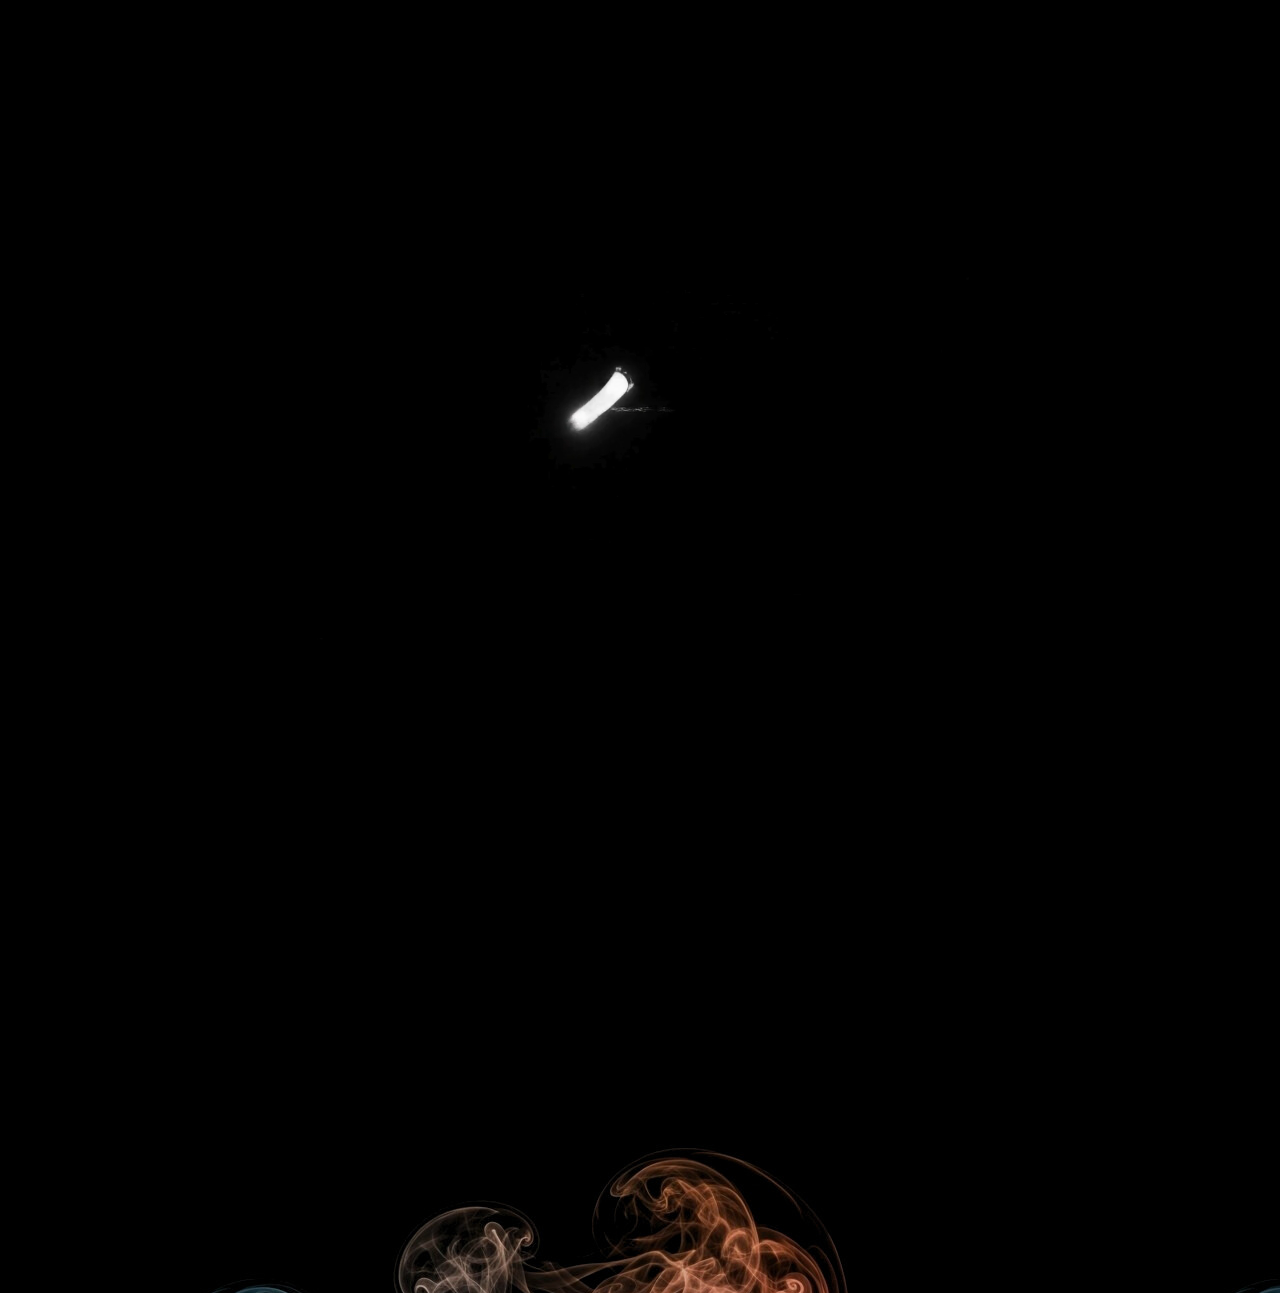
<file: index.html>
﻿<!DOCTYPE html>
<html lang="ja" data-theme="dark" data-first-view="pending">
<head>
<meta charset="UTF-8" />
<meta name="viewport" content="width=device-width, initial-scale=1" />
<title>HOME | 工学院大学マジシャンズ・ソサエティ</title>
<link rel="icon" type="image/png" href="images/logo.png" />
<link rel="preconnect" href="https://fonts.gstatic.com" crossorigin>
<script>
  (function () {
    var KEY = 'kms-theme';
    var theme = 'dark';
    try {
      var stored = localStorage.getItem(KEY);
      if (stored === 'white' || stored === 'dark') {
        theme = stored;
      }
    } catch (e) {}
    document.documentElement.setAttribute('data-theme', theme);
    if (document.body) {
      document.body.setAttribute('data-theme', theme);
    }
  })();
</script>
<style>
  html { background-color: #121212; color: #ffffff; }
  html[data-theme="white"] { background-color: #f5f7fb; color: #111111; }
  body { background-color: #121212; color: #ffffff; }
  body[data-theme="white"] { background-color: #f5f7fb; color: #111111; }
  html[data-first-view="pending"] body > * { visibility: hidden; }
  html[data-first-view="pending"] body > .first-view-overlay { visibility: visible; }
</style>
<script>
  (function () {
    var FLAG = 'firstViewPlayed';
    var root = document.documentElement;
    var setPending = function () {
      root.setAttribute('data-first-view', 'pending');
    };
    var clearPending = function () {
      root.removeAttribute('data-first-view');
    };
    try {
      if (sessionStorage.getItem(FLAG)) {
        clearPending();
      } else {
        setPending();
      }
    } catch (e) {
      setPending();
    }
  })();
</script>
<link rel="stylesheet" href="assets/style.css" />
<link rel="stylesheet" href="assets/scroll.css" />
<meta name="description" content="工学院大学マジシャンズ・ソサエティ公式サイト。マジック＆ジャグリングを中心に活動中。新入生募集中！" />
</head>
<body data-page="home" data-theme="dark">
<header class="site-header">
<div class="container header-inner">
<nav class="main-nav">
  <a href="index.html" class="brand" aria-label="工学院大学マジシャンズ・ソサエティ">
    <img src="images/logo.png" data-invert-on-white="true" alt="KMS Logo" style="height: 45px; display: block;">
  </a>
  <ul class="nav-left" role="list">
    <li><a href="index.html" data-nav="home">ホーム</a></li>
    <li><a href="about.html" data-nav="about">活動紹介</a></li>
    <li><a href="contact.html" data-nav="contact">お問い合わせ</a></li>
  </ul>
  <div class="nav-right">
    <a class="icon-link" href="https://www.instagram.com/kogakuin_magic/" target="_blank" rel="noopener" aria-label="Instagram">
    <img src="assets/icons/Instagram_Glyph_Gradient.png" alt="Instagram">
    </a>
    <a class="icon-link" href="https://x.com/kogakuin_magic" target="_blank" rel="noopener" aria-label="X">
    <img src="assets/icons/logo-white.png" alt="X" data-invert-on-white="true">
    </a>
    <button
      type="button"
      class="mode-toggle"
      data-mode-toggle
      aria-pressed="false"
      aria-label="ライトモードをオンにする"
      title="ライトモードをオンにする">
      <img
        src="assets/icons/toggle/mode-dark.png"
        data-src-dark="assets/icons/toggle/mode-dark.png"
        data-src-white="assets/icons/toggle/mode-light.png"
        alt="テーマ切り替えアイコン"
        class="mode-toggle__icon"
        width="32"
        height="32">
    </button>
  </div>
</nav>
</div>
</header>


<main>
<section class="hero">
<h1><span>工学院大学</span><span>マジシャンズ・ソサエティ</span></h1>
<div class="container hero-inner">
<div class="hero-media" aria-label="メインビジュアル">
  <img src="images/hero-image.png" alt="工学院大学マジシャンズ・ソサエティの活動風景" style="aspect-ratio:16/9; width:100%; border-radius:var(--radius); object-fit:cover;">
</div>
<div class="hero-copy">
<p class="lead"><span>マジック＆ジャグリングを</span><span>中心に活動中！</span><span aria-hidden="true">🎩✨</span></p>
<p class="greeting">
新入生も随時募集中です。活動の詳細は <a href="about.html">ABOUT</a> ページをご覧ください。<br>
ご不明な点があれば、画面右上の公式SNSからダイレクトメッセージでご相談ください。
</p>
<div class="cta-row">
<a class="btn primary" href="about.html">活動内容を見る</a>
<a class="btn ghost no-break" href="contact.html">公演依頼・お問い合わせ</a>
</div>
</div>
</div>
</section>
</main>


<footer class="site-footer">
<div class="container">
<small>© <span id="year"></span> Kogakuin Magicians' Society</small>
</div>
</footer>


<script src="assets/script.js" defer></script>
<script src="assets/main.js" defer></script>
</body>
</html>
</file>
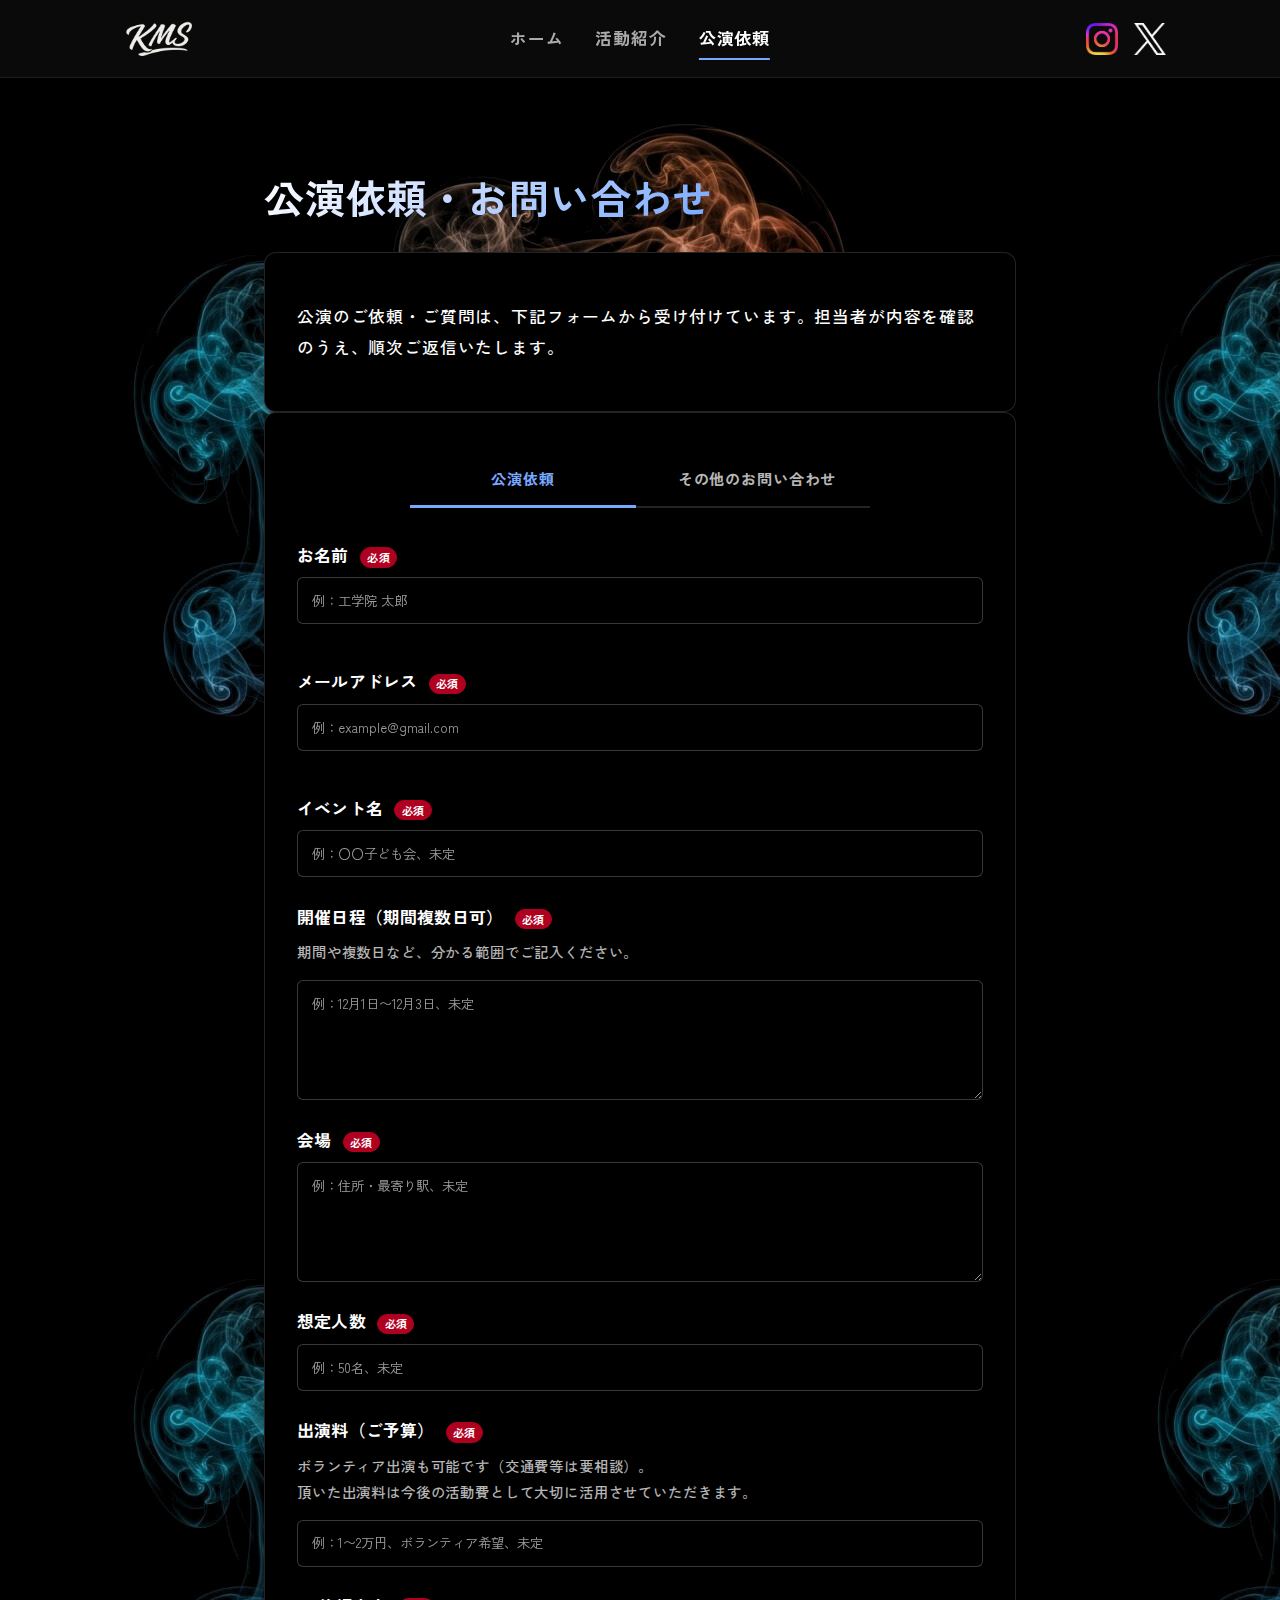
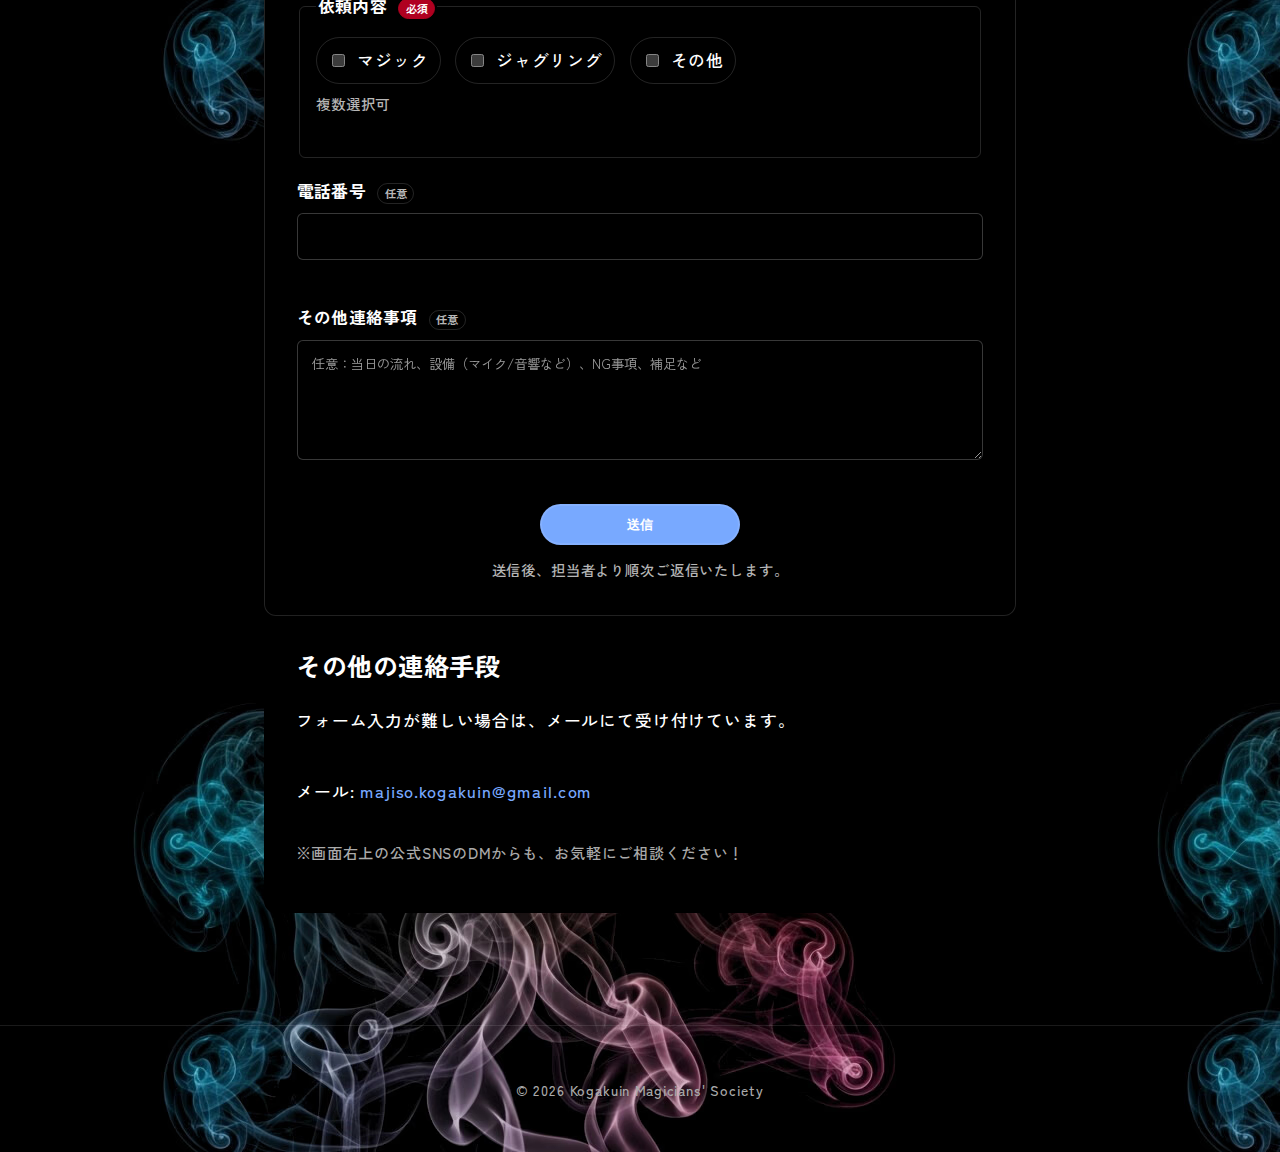
<file: contact.html>
﻿<!DOCTYPE html>
<html lang="ja" data-theme="dark">

<head>
  <meta charset="UTF-8" />
  <meta name="viewport" content="width=device-width, initial-scale=1" />
  <title>お問い合わせ | 工学院大学マジシャンズ・ソサエティ</title>
  <link rel="icon" type="image/png" href="assets/images/logo.png" />
  <link rel="preconnect" href="https://fonts.googleapis.com">
  <link rel="preconnect" href="https://fonts.gstatic.com" crossorigin>
  <link href="https://fonts.googleapis.com/css2?family=Zen+Kaku+Gothic+New:wght@400;500;700&display=swap"
    rel="stylesheet">
  <meta name="description" content="工学院大学マジシャンズ・ソサエティへの公演依頼・お問い合わせはこちら。イベント出演のご相談や新歓に関するご質問など、お気軽にご連絡ください。" />

  <!-- SEO & OGP -->
  <link rel="canonical" href="https://www.example.com/contact.html">
  <meta property="og:title" content="お問い合わせ | 工学院大学マジシャンズ・ソサエティ" />
  <meta property="og:description" content="工学院大学マジシャンズ・ソサエティへの公演依頼・お問い合わせはこちら。イベント出演のご相談や新歓に関するご質問など、お気軽にご連絡ください。" />
  <meta property="og:type" content="article" />
  <meta property="og:url" content="https://www.example.com/contact.html" />
  <meta property="og:image" content="https://www.example.com/assets/images/hero-image.png" />
  <meta name="twitter:card" content="summary_large_image" />

  <script>
    (function () {
      var KEY = 'kms-theme';
      var theme = 'dark';
      try {
        var stored = localStorage.getItem(KEY);
        if (stored === 'white' || stored === 'dark') {
          theme = stored;
        }
      } catch (e) { }
      document.documentElement.setAttribute('data-theme', theme);
      if (document.body) {
        document.body.setAttribute('data-theme', theme);
      }
    })();
  </script>
  <style>
    html {
      background-color: #121212;
      color: #ffffff;
    }

    html[data-theme="white"] {
      background-color: #f5f7fb;
      color: #111111;
    }

    body {
      background-color: #121212;
      color: #ffffff;
    }

    body[data-theme="white"] {
      background-color: #f5f7fb;
      color: #111111;
    }
  </style>
  <link rel="stylesheet" href="assets/css/style.css" />
  <link rel="stylesheet" href="assets/css/scroll.css" />
  <link rel="stylesheet" href="assets/css/lightbulb.css">
</head>

<body data-page="contact" data-theme="dark">
  <!-- Lightbulb Switch System -->
  <!-- Lightbulb Switch System -> Moved to header.html -->
  <header id="global-header" class="site-header"></header>

  <main class="page">
    <section class="section">
      <div class="container narrow">
        <h1 class="no-break">公演依頼・お問い合わせ</h1>

        <div class="card info">
          <p>公演のご依頼・ご質問は、下記フォームから受け付けています。担当者が内容を確認のうえ、順次ご返信いたします。</p>
        </div>

        <div class="card embed-card" aria-label="お問い合わせフォーム">
          <form id="contact-form" class="contact-form" novalidate>
            <!-- フォーム切り替えスイッチ -->
            <div class="form-switch-row">
              <div class="form-switch">
                <input type="radio" id="mode-performance" name="formMode" value="performance" checked>
                <label for="mode-performance">公演依頼</label>

                <input type="radio" id="mode-general" name="formMode" value="general">
                <label for="mode-general">その他のお問い合わせ</label>
              </div>
            </div>

            <div class="form-grid">
              <div class="form-row">
                <label class="form-label" for="cf-name">お名前 <span class="req">必須</span></label>
                <input class="form-input" id="cf-name" name="name" type="text" autocomplete="name" required
                  placeholder="例：工学院 太郎" />
                <p class="form-error" data-error-for="name" aria-live="polite"></p>
              </div>

              <div class="form-row">
                <label class="form-label" for="cf-email">メールアドレス <span class="req">必須</span></label>
                <input class="form-input" id="cf-email" name="email" type="email" autocomplete="email" inputmode="email"
                  required placeholder="例：example@gmail.com" />
                <p class="form-error" data-error-for="email" aria-live="polite"></p>
              </div>

              <!-- 公演依頼専用項目グループ -->
              <div id="performance-fields" class="form-group-performance">
                <div class="form-row">
                  <label class="form-label" for="cf-event">イベント名 <span class="req">必須</span></label>
                  <input class="form-input" id="cf-event" name="eventName" type="text" required
                    placeholder="例：〇〇子ども会、未定" />
                  <p class="form-error" data-error-for="eventName" aria-live="polite"></p>
                </div>

                <div class="form-row">
                  <label class="form-label" for="cf-schedule">開催日程（期間複数日可） <span class="req">必須</span></label>
                  <p class="form-hint" style="margin-top:0; margin-bottom:0.5rem;">期間や複数日など、分かる範囲でご記入ください。</p>
                  <textarea class="form-input" id="cf-schedule" name="eventSchedule" rows="3" required
                    placeholder="例：12月1日〜12月3日、未定"></textarea>
                  <p class="form-error" data-error-for="eventSchedule" aria-live="polite"></p>
                </div>

                <div class="form-row">
                  <label class="form-label" for="cf-venue">会場 <span class="req">必須</span></label>
                  <textarea class="form-input" id="cf-venue" name="venue" rows="4" required
                    placeholder="例：住所・最寄り駅、未定"></textarea>
                  <p class="form-error" data-error-for="venue" aria-live="polite"></p>
                </div>

                <div class="form-row">
                  <label class="form-label" for="cf-audience">想定人数 <span class="req">必須</span></label>
                  <input class="form-input" id="cf-audience" name="audience" type="text" required
                    placeholder="例：50名、未定" />
                  <p class="form-error" data-error-for="audience" aria-live="polite"></p>
                </div>

                <div class="form-row">
                  <label class="form-label" for="cf-budget">出演料（ご予算） <span class="req">必須</span></label>
                  <p class="form-hint" style="margin-top:0; margin-bottom:0.5rem;">
                    ボランティア出演も可能です（交通費等は要相談）。<br>頂いた出演料は今後の活動費として大切に活用させていただきます。
                  </p>
                  <input class="form-input" id="cf-budget" name="budget" type="text" required
                    placeholder="例：1〜2万円、ボランティア希望、未定" />
                  <p class="form-error" data-error-for="budget" aria-live="polite"></p>
                </div>

                <fieldset class="form-row form-fieldset">
                  <legend class="form-label">依頼内容 <span class="req">必須</span></legend>
                  <div class="checkbox-group" role="group" aria-describedby="cf-type-hint cf-type-error">
                    <label class="check"><input type="checkbox" name="requestType" value="マジック"> マジック</label>
                    <label class="check"><input type="checkbox" name="requestType" value="ジャグリング"> ジャグリング</label>
                    <label class="check"><input type="checkbox" name="requestType" value="その他" data-other-toggle>
                      その他</label>
                  </div>

                  <p class="form-hint" id="cf-type-hint">複数選択可</p>
                  <p class="form-error" id="cf-type-error" data-error-for="requestType" aria-live="polite"></p>

                  <div class="form-row is-hidden" data-other-field>
                    <label class="form-label" for="cf-other">その他（内容）</label>
                    <input class="form-input" id="cf-other" name="requestOther" type="text"
                      placeholder="例: 体験コーナーの相談 など" />
                    <p class="form-error" data-error-for="requestOther" aria-live="polite"></p>
                  </div>
                </fieldset>
              </div>

              <div class="form-row">
                <label class="form-label" for="cf-tel">電話番号 <span class="opt">任意</span></label>
                <input class="form-input" id="cf-tel" name="tel" type="tel" autocomplete="tel" inputmode="tel" />
                <p class="form-error" data-error-for="tel" aria-live="polite"></p>
              </div>

              <div class="form-row">
                <label class="form-label" id="label-remarks" for="cf-remarks">その他連絡事項 <span
                    class="opt">任意</span></label>
                <textarea class="form-input" id="cf-remarks" name="remarks" rows="4"
                  placeholder="任意：当日の流れ、設備（マイク/音響など）、NG事項、補足など"></textarea>
                <p class="form-error" data-error-for="remarks" aria-live="polite"></p>
              </div>
            </div>

            <div class="form-actions">
              <button type="submit" class="btn primary">送信</button>
              <p class="muted form-note">送信後、担当者より順次ご返信いたします。</p>
            </div>

          </form>
        </div>

        <div class="card">
          <h2 style="margin-top:0">その他の連絡手段</h2>
          <p>フォーム入力が難しい場合は、メールにて受け付けています。</p>
          <div class="contact-actions">
            <p>メール: <a href="mailto:majiso.kogakuin@gmail.com">majiso.kogakuin@gmail.com</a></p>
          </div>
          <p style="margin-top: 1rem; font-size: 0.9em; color: var(--color-text-muted);">
            ※画面右上の公式SNSのDMからも、お気軽にご相談ください！
          </p>
        </div>

      </div>
    </section>
  </main>

  <footer class="site-footer">
    <div class="container">
      <small>© <span id="year"></span> Kogakuin Magicians' Society</small>
    </div>
  </footer>

  <script src="assets/js/script.js" defer></script>
  <script src="assets/js/lightbulb.js"></script>
</body>

</html>
</file>
<file: assets/style.css>
﻿/*================================================
  基本設定と変数
=================================================*/
:root {
  --color-bg: #121212;
  --color-surface: #1e1e1e;
  --color-primary: #ffffff;
  --color-secondary: #aaaaaa;
  /* 落ち着いた薄めの青に変更 */
  --color-accent-start: #78a9ff;
  --color-accent-end: #78a9ff;
  --color-danger: #ff6b6b;
  --danger-ring: rgba(255, 107, 107, 0.18);
  --color-border: rgba(255, 255, 255, 0.1);
  --bg-image: url("../images/background.png");
  --font-base: "Zen Kaku Gothic New", -apple-system, BlinkMacSystemFont, "Segoe UI", Roboto, "Hiragino Sans", "Noto Sans CJK JP", "Yu Gothic", sans-serif;
  --radius: 12px;
  --content-width: 1100px;
  --header-height: 80px;
  --btn-bg: rgba(255, 255, 255, 0.12);
  --btn-bg-hover: rgba(255, 255, 255, 0.18);
  --btn-border: rgba(255, 255, 255, 0.25);
  --btn-shadow: 0 10px 24px rgba(0, 0, 0, 0.2);
  --field-bg: rgba(255, 255, 255, 0.06);
  --field-border: rgba(255, 255, 255, 0.18);
  --field-focus-ring: rgba(120, 169, 255, 0.25);
  /* focus-ringの色も合わせる */
}

/*================================================
  基本的なスタイルリセットと共通設定
=================================================*/
*,
*::before,
*::after {
  box-sizing: border-box;
}

body {
  margin: 0;
  background-color: var(--color-bg);
  color: var(--color-primary);
  font-family: var(--font-base);
  font-weight: 500;
  letter-spacing: 0.05em;
  /* 文字間隔を広げてモダンに */
  line-height: 1.8;
  /* 行間も少し広げる */
  background-image: var(--bg-image);
  transition: background-color 0.3s ease, color 0.3s ease, background-image 0.3s ease;
  color-scheme: dark;
}

/* Hide the main layout until the first view overlay is mounted */
html[data-first-view="pending"] body>* {
  visibility: hidden;
}

html[data-first-view="pending"] body>.first-view-overlay {
  visibility: visible;
}

html[data-theme="white"] {
  --color-bg: #f5f7fb;
  --color-surface: #ffffff;
  --color-primary: #111111;
  --color-secondary: #4a4a4a;
  --color-primary-rgb: 17, 17, 17;
  /* for rgba(var(--color-primary-rgb), ...) if needed */
  --color-accent-start: #4a80d6;
  /* ライトモード用に少し濃いめだが落ち着いた色 */
  --color-accent-end: #4a80d6;
  --color-danger: #ff6b6b;
  --danger-ring: rgba(176, 0, 32, 0.16);
  --color-border: rgba(17, 17, 17, 0.1);
  --bg-image: url("../images/background-light.png");
  --btn-bg: rgba(17, 17, 17, 0.06);
  --btn-bg-hover: rgba(17, 17, 17, 0.09);
  --btn-border: rgba(17, 17, 17, 0.18);
  --btn-shadow: 0 10px 24px rgba(17, 17, 17, 0.12);
  --field-bg: rgba(17, 17, 17, 0.03);
  --field-border: rgba(17, 17, 17, 0.18);
  --field-focus-ring: rgba(74, 128, 214, 0.2);
  color-scheme: light;
}

img {
  max-width: 100%;
  height: auto;
  vertical-align: middle;
}

a {
  color: var(--color-accent-end);
  text-decoration: none;
  transition: opacity 0.2s, color 0.2s;
}

a:hover {
  opacity: 0.8;
}

h1,
h2,
h3 {
  line-height: 1.4;
  font-weight: 700;
}

.no-break {
  white-space: nowrap;
  word-break: keep-all;
  line-break: strict;
}

.container {
  max-width: var(--content-width);
  margin-left: auto;
  margin-right: auto;
  padding-left: 1.5rem;
  padding-right: 1.5rem;
}

.container.narrow {
  max-width: 800px;
}

/*================================================
  ヘッダー
=================================================*/
.site-header {
  padding: 1rem 0;
  border-bottom: 1px solid var(--color-border);
}

.main-nav {
  display: flex;
  justify-content: space-between;
  align-items: center;
  flex-wrap: wrap;
  gap: 1rem;
}

.brand {
  display: flex;
  align-items: center;
}

.nav-left {
  display: flex;
  align-items: center;
  gap: 2rem;
  list-style: none;
  padding: 0;
  margin: 0;
}

.nav-left a {
  color: var(--color-secondary);
  font-weight: bold;
  padding: 0.5rem 0;
  border-bottom: 2px solid transparent;
}

.nav-left a:hover,
body[data-page="home"] [data-nav="home"],
body[data-page="about"] [data-nav="about"],
body[data-page="contact"] [data-nav="contact"] {
  color: var(--color-primary);
  border-bottom-color: var(--color-accent-end);
}

.nav-right {
  display: flex;
  align-items: center;
  gap: 1rem;
}

.nav-right img {
  width: 28px;
  height: 28px;
}

.mode-toggle {
  display: inline-flex;
  align-items: center;
  justify-content: center;
  width: 2.8rem;
  height: 2.8rem;
  border-radius: 50%;
  border: 1px solid rgba(255, 255, 255, 0.25);
  background: rgba(255, 255, 255, 0.12);
  color: var(--color-primary);
  flex-shrink: 0;
  cursor: pointer;
  transition: transform 0.2s ease, background 0.3s ease, border-color 0.3s ease, color 0.3s ease, box-shadow 0.3s ease;
}

.mode-toggle:hover {
  transform: translateY(-1px);
  background: rgba(255, 255, 255, 0.2);
  box-shadow: 0 8px 20px rgba(0, 0, 0, 0.2);
}

.mode-toggle:focus-visible {
  outline: 2px solid var(--color-accent-end);
  outline-offset: 3px;
}

.mode-toggle__icon {
  width: 1.6rem;
  height: 1.6rem;
  transition: transform 0.3s ease, opacity 0.3s ease;
  object-fit: contain;
  pointer-events: none;
}

.mode-toggle.is-light {
  border-color: rgba(17, 17, 17, 0.18);
  background: rgba(255, 255, 255, 0.9);
  color: #111111;
  box-shadow: 0 10px 24px rgba(17, 17, 17, 0.16);
}

.mode-toggle.is-light .mode-toggle__icon {
  transform: rotate(-20deg);
}

html[data-theme="white"] .mode-toggle {
  border-color: rgba(17, 17, 17, 0.2);
  background: rgba(17, 17, 17, 0.08);
  color: var(--color-primary);
  box-shadow: none;
}

html[data-theme="white"] .mode-toggle:hover {
  background: rgba(17, 17, 17, 0.12);
}

html[data-theme="white"] img[data-invert-on-white="true"] {
  filter: invert(1);
}


/*================================================
  メインコンテンツ
=================================================*/
main.page {
  padding-top: 0;
  padding-bottom: 3rem;
}

.section {
  padding: 2rem 0;
}

.section.alt {
  background-color: var(--color-surface);
}

/*================================================
  トップページ: ヒーローセクション
=================================================*/
.hero {
  padding: 4rem 0;
  text-align: center;
}

.hero>h1 {
  font-size: 2.8rem;
  margin-top: 0;
  margin-bottom: 2.5rem;
  display: flex;
  flex-wrap: wrap;
  justify-content: center;
  gap: 0.35em;
  text-wrap: balance;
  /* 行のバランスを最適化 */
  word-break: keep-all;
  /* 単語や中点で折らない */
  line-break: strict;
  /* 日本語禁則処理 */
}

.hero>h1 span {
  display: inline-block;
  white-space: nowrap;
  /* 各語の途中で折れない */
}

.hero-inner {
  display: flex;
  flex-direction: column;
  align-items: center;
  gap: 2.5rem;
}

.hero-media,
.hero-copy {
  width: 100%;
}

.hero-copy {
  text-align: center;
  max-width: 800px;
}

.hero-copy .lead {
  font-size: 1.25rem;
  margin-bottom: 1.5rem;
}

.hero-copy .greeting {
  color: var(--color-secondary);
}

/*================================================
  汎用グリッド
=================================================*/
.grid {
  display: grid;
  gap: 1.5rem;
}

.grid.two {
  grid-template-columns: repeat(2, 1fr);
}

/* ギャラリー */
.gallery-grid {
  display: grid;
  grid-template-columns: repeat(3, 1fr);
  gap: 1rem;
}

.gallery-grid img {
  border-radius: var(--radius);
  aspect-ratio: 1 / 1;
  object-fit: cover;
  width: 100%;
}

/*================================================
  コンポーネント（ボタン、カードなど）
=================================================*/
.cta-row {
  margin-top: 2rem;
  display: flex;
  flex-wrap: wrap;
  gap: 1rem;
  align-items: center;
  justify-content: center;
}

.btn {
  display: inline-block;
  padding: 0.75rem 1.75rem;
  border-radius: 9999px;
  font-weight: bold;
  text-align: center;
  border: 2px solid var(--btn-border);
  background: var(--btn-bg);
  color: var(--color-primary);
  box-shadow: none;
  transition: transform 0.2s ease, background 0.2s ease, border-color 0.2s ease, box-shadow 0.2s ease, opacity 0.2s ease;
}

.btn:hover {
  transform: translateY(-2px);
  background: var(--btn-bg-hover);
  box-shadow: var(--btn-shadow);
}

.btn:active {
  transform: translateY(-1px);
}

.btn:focus-visible {
  outline: 2px solid var(--color-accent-end);
  outline-offset: 3px;
}

.btn.primary {
  /* グラデーション廃止して単色に */
  background: var(--color-accent-start);
  color: #121212;
  /* 薄い青背景なので文字は黒っぽくした方が可読性高いかも？いや、白が良いか確認 */
  color: #ffffff;
  /* ひとまず白で。視認性悪ければ調整 */
  border-color: rgba(255, 255, 255, 0.1);
}

/* 背景色が薄めになった場合、文字色を黒系にした方が読みやすい場合があるが、
   選んだ #78a9ff は白文字でも読める範囲。
   ライトモードの #4a80d6 は白文字OK。
*/
html[data-theme="white"] .btn.primary {
  border-color: rgba(17, 17, 17, 0.12);
}

.btn.ghost {
  border-color: var(--color-secondary);
  color: var(--color-primary);
  background: transparent;
}

.btn.ghost:hover {
  background: var(--btn-bg-hover);
}

.btn.lg {
  padding: 1rem 2rem;
}

/* カード */
.card {
  background-color: var(--color-surface);
  padding: 2rem;
  border-radius: var(--radius);
}

.card.info {
  background: linear-gradient(45deg, rgba(0, 114, 255, 0.1), rgba(0, 198, 255, 0.1));
  border: 1px solid var(--color-accent-start);
}

/* お問い合わせページ */
.contact-actions {
  margin-top: 1.5rem;
  display: flex;
  flex-direction: column;
  gap: 1rem;
}

html[data-theme="dark"] body[data-page="contact"] {
  --field-bg: #000000;
  --field-border: rgba(255, 255, 255, 0.22);
}

html[data-theme="white"] body[data-page="contact"] {
  --field-bg: #ffffff;
  --field-border: rgba(17, 17, 17, 0.18);
}

/* CONTACT: ダークは黒基調、ライトは白基調 */
html[data-theme="dark"] body[data-page="contact"] .card {
  background-color: #000000;
  color: #ffffff;
  --color-primary: #ffffff;
  --color-secondary: rgba(255, 255, 255, 0.72);
  --color-danger: #b00020;
  --danger-ring: rgba(255, 107, 107, 0.18);
  --color-border: rgba(255, 255, 255, 0.14);
}

html[data-theme="dark"] body[data-page="contact"] .card.info {
  background: #000000;
  border: 1px solid rgba(255, 255, 255, 0.14);
}

html[data-theme="white"] body[data-page="contact"] .card.info {
  background: var(--color-surface);
  border: 1px solid var(--color-border);
}

html[data-theme="dark"] body[data-page="contact"] .embed-card {
  background: #000000;
  border: 1px solid rgba(255, 255, 255, 0.14);
  box-shadow: 0 12px 28px rgba(0, 0, 0, 0.35);
}

html[data-theme="white"] body[data-page="contact"] .embed-card {
  background: var(--color-surface);
  border: 1px solid var(--color-border);
  box-shadow: 0 12px 28px rgba(17, 17, 17, 0.10);
}

body[data-page="contact"] .contact-form {
  margin-top: 0.25rem;
}

body[data-page="contact"] .form-grid {
  display: grid;
  gap: 1.1rem;
}

body[data-page="contact"] .form-row {
  display: grid;
  gap: 0.45rem;
}

body[data-page="contact"] .form-label {
  font-weight: 700;
  letter-spacing: 0.01em;
}

body[data-page="contact"] .req,
body[data-page="contact"] .opt {
  display: inline-flex;
  align-items: center;
  padding: 0.05rem 0.4rem;
  margin-left: 0.4rem;
  border-radius: 999px;
  font-size: 0.7rem;
  line-height: 1.5;
  border: 1px solid var(--color-border);
  background: transparent;
  color: var(--color-secondary);
}

html[data-theme="white"] body[data-page="contact"] .opt {
  background: transparent;
}

body[data-page="contact"] .req {
  color: #ffffff;
  border-color: var(--color-danger);
  background: var(--color-danger);
  box-shadow: 0 8px 18px rgba(0, 0, 0, 0.18);
}

body[data-page="contact"] .req::before {
  content: none;
}

body[data-page="contact"] .form-input {
  width: 100%;
  border-radius: calc(var(--radius) - 6px);
  border: 1px solid var(--field-border);
  background: var(--field-bg);
  color: var(--color-primary);
  padding: 0.8rem 0.9rem;
  line-height: 1.45;
  font-family: var(--font-base);
  transition: border-color 0.2s ease, box-shadow 0.2s ease, background-color 0.2s ease;
}

body[data-page="contact"] textarea.form-input {
  resize: vertical;
  min-height: 120px;
}

body[data-page="contact"] .form-input::placeholder {
  color: var(--color-secondary);
  opacity: 0.85;
}

body[data-page="contact"] .form-input:focus {
  outline: none;
  border-color: var(--color-accent-end);
  box-shadow: 0 0 0 3px var(--field-focus-ring);
}

body[data-page="contact"] .form-input.is-invalid {
  border-color: var(--color-danger);
  box-shadow: 0 0 0 3px var(--danger-ring);
}

body[data-page="contact"] .form-hint {
  margin: 0;
  color: var(--color-secondary);
  font-size: 0.9rem;
}

body[data-page="contact"] .form-error {
  margin: 0;
  min-height: 1.2em;
  color: var(--color-danger);
  font-size: 0.9rem;
}

body[data-page="contact"] .form-fieldset {
  border: 1px solid var(--color-border);
  border-radius: calc(var(--radius) - 6px);
  padding: 1rem;
  background: transparent;
}

html[data-theme="white"] body[data-page="contact"] .form-fieldset {
  background: transparent;
}

body[data-page="contact"] .form-fieldset.is-invalid {
  border-color: var(--color-danger);
  box-shadow: 0 0 0 3px var(--danger-ring);
}

body[data-page="contact"] .checkbox-group {
  display: flex;
  flex-wrap: wrap;
  gap: 0.6rem 0.9rem;
}

body[data-page="contact"] .check {
  display: inline-flex;
  align-items: center;
  gap: 0.55rem;
  padding: 0.45rem 0.7rem;
  border-radius: 999px;
  border: 1px solid var(--color-border);
  background: transparent;
  user-select: none;
}

html[data-theme="white"] body[data-page="contact"] .check {
  background: transparent;
}

body[data-page="contact"] .check input {
  accent-color: var(--color-accent-end);
}

body[data-page="contact"] .form-actions {
  margin-top: 1.25rem;
  display: grid;
  gap: 0.75rem;
  justify-items: center;
  /* ボタンを中央寄せにし、横幅いっぱいになるのを防ぐ */
}

body[data-page="contact"] .form-actions .btn {
  min-width: 200px;
  /* 極端に小さくなりすぎないよう最低限の幅は確保 */
  padding: 0.6rem 2rem;
  /* パディングを少し控えめに */
}

body[data-page="contact"] .form-note {
  margin: 0;
}

.is-hidden {
  display: none !important;
}

/* ABOUTページ: コンテンツ中央配置のまま文字を左揃え */
body[data-page="about"] .page .container {
  text-align: left;
}

body[data-page="about"] .about-details {
  margin-top: 2.5rem;
  display: flex;
  flex-direction: column;
  gap: 2.5rem;
}

body[data-page="about"] .about-details>div {
  display: flex;
  flex-direction: column;
  gap: 1rem;
}

body[data-page="about"] .about-details h2 {
  margin: 0;
}

body[data-page="about"] .about-details p {
  margin: 0;
}

body[data-page="about"] .about-details p+p {
  margin-top: 0.5rem;
}

.checklist {
  list-style: "? ";
  padding-left: 1.5rem;
}

.muted {
  color: var(--color-secondary);
  font-size: 0.9rem;
}

/* 写真紹介カード */
.showcase-list {
  display: grid;
  gap: 1.5rem;
  grid-template-columns: repeat(3, 1fr);

  /* 全体を一つのカードにする */
  background-color: #ffffff;
  padding: 1.5rem;
  border-radius: var(--radius);
  box-shadow: 0 4px 12px rgba(0, 0, 0, 0.1);
}

.showcase-list figure {
  margin: 0;
  /* 個別のカードスタイルは解除 */
  background-color: transparent;
  padding: 0;
  box-shadow: none;
  border-radius: 0;
  transition: transform 0.2s ease;
}

.showcase-list figure:hover {
  transform: translateY(-4px);
  /* 個別の影は不要 */
  box-shadow: none;
}

.showcase-list img {
  display: block;
  width: 100%;
  aspect-ratio: 1 / 1;
  object-fit: cover;
  border-radius: var(--radius);
}

.showcase-list figcaption {
  margin-top: 0.5rem;
  font-weight: bold;
  font-size: 0.95rem;
  color: #111111;
  text-align: center;
  line-height: 1.4;
}

/* ダークモード時の調整 */
html[data-theme="dark"] .showcase-list {
  background-color: #111111;
  box-shadow: 0 4px 12px rgba(0, 0, 0, 0.4);
}

/* レスポンシブでグリッドのカラム数を調整 */
@media (max-width: 768px) {
  .showcase-list {
    grid-template-columns: repeat(2, 1fr);
  }
}

/*================================================
  フッター
=================================================*/
.site-footer {
  text-align: center;
  padding: 3rem 0;
  color: var(--color-secondary);
  border-top: 1px solid var(--color-border);
}

/*================================================
  レスポンシブ設定
=================================================*/
@media (max-width: 768px) {
  .main-nav {
    flex-wrap: wrap;
    justify-content: space-between;
    align-items: center;
  }

  .nav-left {
    order: 3;
    width: 100%;
    margin-top: 0.5rem;
    gap: 1rem;
    font-size: 0.9rem;
    flex-wrap: wrap;
    justify-content: center;
  }

  .nav-right {
    order: 2;
    width: auto;
    margin-left: auto;
    justify-content: flex-end;
    gap: 0.75rem;
    align-self: flex-start;
  }

  .mode-toggle {
    margin: 0;
  }

  .hero {
    padding: 2rem 0;
  }

  .hero>h1 {
    font-size: 2rem;
    flex-direction: column;
    /* ← スマホでは縦並びに */
    align-items: center;
    gap: 0.2em;
  }

  .grid.two {
    grid-template-columns: 1fr;
  }

  .gallery-grid {
    grid-template-columns: repeat(2, 1fr);
  }
}
</file>
<file: assets/css/style.css>
﻿/*================================================
  基本設定と変数
=================================================*/
:root {
  --color-bg: #121212;
  --color-surface: #1e1e1e;
  --color-primary: #ffffff;
  --color-secondary: #aaaaaa;
  /* 落ち着いた薄めの青に変更 */
  --color-accent-start: #78a9ff;
  --color-accent-end: #78a9ff;
  --color-danger: #ff6b6b;
  --danger-ring: rgba(255, 107, 107, 0.18);
  --color-border: rgba(255, 255, 255, 0.1);
  --bg-image: url("../images/background.avif");
  --font-base: "Zen Kaku Gothic New", -apple-system, BlinkMacSystemFont, "Segoe UI", Roboto, "Hiragino Sans", "Noto Sans CJK JP", "Yu Gothic", sans-serif;
  --radius: 12px;
  --content-width: 1100px;
  --header-height: 80px;
  --btn-bg: rgba(255, 255, 255, 0.12);
  --btn-bg-hover: rgba(255, 255, 255, 0.18);
  --btn-border: rgba(255, 255, 255, 0.25);
  --btn-shadow: 0 10px 24px rgba(0, 0, 0, 0.2);
  --field-bg: rgba(255, 255, 255, 0.06);
  --field-border: rgba(255, 255, 255, 0.18);
  --field-focus-ring: rgba(120, 169, 255, 0.25);
  /* focus-ringの色も合わせる */
  --color-text-muted: var(--color-secondary);

  /* Typography & Design Variables */
  --text-body: 1.05rem;
  /* 16.8px equivalent - Maintainable base size */
  --text-h1: 2.5rem;
  /* PC size */
  --text-h1-mobile: 1.5rem;
  /* Mobile size */
  --text-h2: 2.0rem;
  --text-h2-mobile: 1.75rem;
  --text-gradient: linear-gradient(135deg, var(--color-primary) 0%, var(--color-accent-start) 100%);
}

/*================================================
  基本的なスタイルリセットと共通設定
=================================================*/
*,
*::before,
*::after {
  box-sizing: border-box;
}

body {
  margin: 0;
  background-color: var(--color-bg);
  color: var(--color-primary);
  font-family: var(--font-base);
  font-size: var(--text-body);
  /* Set base font size from variable */
  font-weight: 500;
  letter-spacing: 0.05em;
  /* 文字間隔を広げてモダンに */
  line-height: 1.8;
  /* 行間も少し広げる */
  background-image: var(--bg-image);
  transition: background-color 0.3s ease, color 0.3s ease, background-image 0.3s ease;
  color-scheme: dark;
}

/* Hide the main layout until the first view overlay is mounted */
html[data-first-view="pending"] body>* {
  visibility: hidden;
}

html[data-first-view="pending"] body>.first-view-overlay {
  visibility: visible;
}

html[data-theme="white"] {
  --color-bg: #f5f7fb;
  --color-surface: #ffffff;
  --color-primary: #111111;
  --color-secondary: #4a4a4a;
  --color-primary-rgb: 17, 17, 17;
  /* for rgba(var(--color-primary-rgb), ...) if needed */
  --color-accent-start: #4a80d6;
  /* ライトモード用に少し濃いめだが落ち着いた色 */
  --color-accent-end: #4a80d6;
  --color-danger: #ff6b6b;
  --danger-ring: rgba(176, 0, 32, 0.16);
  --color-border: rgba(17, 17, 17, 0.1);
  --bg-image: url("../images/background-light.avif");
  --btn-bg: rgba(17, 17, 17, 0.06);
  --btn-bg-hover: rgba(17, 17, 17, 0.09);
  --btn-border: rgba(17, 17, 17, 0.18);
  --btn-shadow: 0 10px 24px rgba(17, 17, 17, 0.12);
  --field-bg: rgba(17, 17, 17, 0.03);
  --field-border: rgba(17, 17, 17, 0.18);
  --field-focus-ring: rgba(74, 128, 214, 0.2);
  --color-text-muted: #444444;
  color-scheme: light;
}

html[data-theme="white"] body {
  color-scheme: light;
}

img {
  max-width: 100%;
  height: auto;
  vertical-align: middle;
}

a {
  color: var(--color-accent-end);
  text-decoration: none;
  transition: opacity 0.2s, color 0.2s;
}

a:hover {
  opacity: 0.8;
}

h1,
h2,
h3 {
  line-height: 1.4;
  font-weight: 700;
}

.no-break {
  white-space: nowrap;
  word-break: keep-all;
  line-break: strict;
}

.container {
  max-width: var(--content-width);
  margin-left: auto;
  margin-right: auto;
  padding-left: 1.5rem;
  padding-right: 1.5rem;
}

.container.narrow {
  max-width: 800px;
}

/*================================================
  ヘッダー
=================================================*/
.site-header {
  padding: 1rem 0;
  border-bottom: 1px solid var(--color-border);
}

.main-nav {
  display: flex;
  justify-content: space-between;
  align-items: center;
  flex-wrap: wrap;
  gap: 1rem;
  position: relative;
}

.brand {
  display: flex;
  align-items: center;
}

.nav-left {
  display: flex;
  align-items: center;
  gap: 2rem;
  list-style: none;
  padding: 0;
  margin: 0;
  /* 全画面サイズでナビを中央に配置 */
  position: absolute;
  left: 50%;
  transform: translateX(-50%);
}

.nav-left a {
  color: var(--color-secondary);
  font-weight: bold;
  padding: 0.5rem 0;
  border-bottom: 2px solid transparent;
}

.nav-left a:hover,
body[data-page="home"] [data-nav="home"],
body[data-page="about"] [data-nav="about"],
body[data-page="contact"] [data-nav="contact"] {
  color: var(--color-primary);
  border-bottom-color: var(--color-accent-end);
}

.nav-right {
  display: flex;
  align-items: center;
  gap: 1rem;
  margin-right: 0;
}

.nav-right img {
  width: 32px;
  height: 32px;
}

.mode-toggle {
  display: inline-flex;
  align-items: center;
  justify-content: center;
  width: 2.8rem;
  height: 2.8rem;
  border-radius: 50%;
  border: 1px solid rgba(255, 255, 255, 0.25);
  background: rgba(255, 255, 255, 0.12);
  color: var(--color-primary);
  flex-shrink: 0;
  cursor: pointer;
  transition: transform 0.2s ease, background 0.3s ease, border-color 0.3s ease, color 0.3s ease, box-shadow 0.3s ease;
}

.mode-toggle:hover {
  transform: translateY(-1px);
  background: rgba(255, 255, 255, 0.2);
  box-shadow: 0 8px 20px rgba(0, 0, 0, 0.2);
}

.mode-toggle:focus-visible {
  outline: 2px solid var(--color-accent-end);
  outline-offset: 3px;
}

.mode-toggle__icon {
  width: 1.6rem;
  height: 1.6rem;
  transition: transform 0.3s ease, opacity 0.3s ease;
  object-fit: contain;
  pointer-events: none;
}

.mode-toggle.is-light {
  border-color: rgba(17, 17, 17, 0.18);
  background: rgba(255, 255, 255, 0.9);
  color: #111111;
  box-shadow: 0 10px 24px rgba(17, 17, 17, 0.16);
}

.mode-toggle.is-light .mode-toggle__icon {
  transform: rotate(-20deg);
}

html[data-theme="white"] .mode-toggle {
  border-color: rgba(17, 17, 17, 0.2);
  background: rgba(17, 17, 17, 0.08);
  color: var(--color-primary);
  box-shadow: none;
}

html[data-theme="white"] .mode-toggle:hover {
  background: rgba(17, 17, 17, 0.12);
}

html[data-theme="white"] img[data-invert-on-white="true"] {
  filter: invert(1);
}


/*================================================
  メインコンテンツ
=================================================*/
main.page {
  padding-top: 0;
  padding-bottom: 3rem;
}

/* Section spacing increase */
.section {
  padding: 4rem 0;
  /* Previously might have been smaller, increasing for modern feel */
  /* User requested to reduce top padding to match index page (approx 4rem) */
  position: relative;
}

.section.alt {
  background-color: var(--color-surface);
}

/*================================================
  トップページ: ヒーローセクション
=================================================*/
.hero {
  padding: 4rem 0;
  text-align: center;
}

.hero>h1 {
  font-size: 2.8rem;
  margin-top: 0;
  margin-bottom: 2.5rem;
  display: flex;
  flex-wrap: wrap;
  justify-content: center;
  gap: 0.35em;
  text-wrap: balance;
  /* 行のバランスを最適化 */
  word-break: keep-all;
  /* 単語や中点で折らない */
  line-break: strict;
  /* 日本語禁則処理 */
}

.hero>h1 span {
  display: inline-block;
  white-space: nowrap;
  /* 各語の途中で折れない */
}

.hero-inner {
  display: flex;
  flex-direction: column;
  align-items: center;
  gap: 2.5rem;
}

.hero-media,
.hero-copy {
  width: 100%;
}

.hero-copy {
  text-align: center;
  max-width: 800px;
}

.hero-copy .lead {
  font-size: 1.25rem;
  margin-bottom: 1.5rem;
}

.hero-copy .greeting {
  color: var(--color-secondary);
}

/*================================================
  汎用グリッド
=================================================*/
.grid {
  display: grid;
  gap: 1.5rem;
}

.grid.two {
  grid-template-columns: repeat(2, 1fr);
}

/* ギャラリー */
.gallery-grid {
  display: grid;
  grid-template-columns: repeat(3, 1fr);
  gap: 1rem;
}

.gallery-grid img {
  border-radius: var(--radius);
  aspect-ratio: 1 / 1;
  object-fit: cover;
  width: 100%;
}

/*================================================
  コンポーネント（ボタン、カードなど）
=================================================*/
.cta-row {
  margin-top: 2rem;
  display: flex;
  flex-wrap: wrap;
  gap: 1rem;
  align-items: center;
  justify-content: center;
}

.btn {
  display: inline-block;
  padding: 0.75rem 1.75rem;
  border-radius: 9999px;
  font-weight: bold;
  text-align: center;
  border: 2px solid var(--btn-border);
  background: var(--btn-bg);
  color: var(--color-primary);
  box-shadow: none;
  transition: transform 0.2s ease, background 0.2s ease, border-color 0.2s ease, box-shadow 0.2s ease, opacity 0.2s ease;
}

.btn:hover {
  transform: translateY(-2px);
  background: var(--btn-bg-hover);
  box-shadow: var(--btn-shadow);
}

.btn:active {
  transform: translateY(-1px);
}

.btn:focus-visible {
  outline: 2px solid var(--color-accent-end);
  outline-offset: 3px;
}

.btn.primary {
  /* グラデーション廃止して単色に */
  background: var(--color-accent-start);
  color: #121212;
  /* 薄い青背景なので文字は黒っぽくした方が可読性高いかも？いや、白が良いか確認 */
  color: #ffffff;
  /* ひとまず白で。視認性悪ければ調整 */
  border-color: rgba(255, 255, 255, 0.1);
}

/* 背景色が薄めになった場合、文字色を黒系にした方が読みやすい場合があるが、
   選んだ #78a9ff は白文字でも読める範囲。
   ライトモードの #4a80d6 は白文字OK。
*/
html[data-theme="white"] .btn.primary {
  border-color: rgba(17, 17, 17, 0.12);
}

.btn.ghost {
  border-color: var(--color-secondary);
  color: var(--color-primary);
  background: transparent;
}

.btn.ghost:hover {
  background: var(--btn-bg-hover);
}

.btn.lg {
  padding: 1rem 2rem;
}

/* カード */
.card {
  background-color: var(--color-surface);
  padding: 2rem;
  border-radius: var(--radius);
}

.card.info {
  background: linear-gradient(45deg, rgba(0, 114, 255, 0.1), rgba(0, 198, 255, 0.1));
  border: 1px solid var(--color-accent-start);
}

/* お問い合わせページ */
.contact-actions {
  margin-top: 1.5rem;
  display: flex;
  flex-direction: column;
  gap: 1rem;
}

html[data-theme="dark"] body[data-page="contact"] {
  --field-bg: #000000;
  --field-border: rgba(255, 255, 255, 0.22);
}

html[data-theme="white"] body[data-page="contact"] {
  --field-bg: #ffffff;
  --field-border: rgba(17, 17, 17, 0.18);
}

/* CONTACT: ダークは黒基調、ライトは白基調 */
html[data-theme="dark"] body[data-page="contact"] .card {
  background-color: #000000;
  color: #ffffff;
  --color-primary: #ffffff;
  --color-secondary: rgba(255, 255, 255, 0.72);
  --color-danger: #b00020;
  --danger-ring: rgba(255, 107, 107, 0.18);
  --color-border: rgba(255, 255, 255, 0.14);
}

html[data-theme="dark"] body[data-page="contact"] .card.info {
  background: #000000;
  border: 1px solid rgba(255, 255, 255, 0.14);
}

html[data-theme="white"] body[data-page="contact"] .card.info {
  background: var(--color-surface);
  border: 1px solid var(--color-border);
}

html[data-theme="dark"] body[data-page="contact"] .embed-card {
  background: #000000;
  border: 1px solid rgba(255, 255, 255, 0.14);
  box-shadow: 0 12px 28px rgba(0, 0, 0, 0.35);
}

html[data-theme="white"] body[data-page="contact"] .embed-card {
  background: var(--color-surface);
  border: 1px solid var(--color-border);
  box-shadow: 0 12px 28px rgba(17, 17, 17, 0.10);
}

body[data-page="contact"] .contact-form {
  margin-top: 0.25rem;
}

/* フォーム切り替えスイッチ（タブ風デザイン） */
body[data-page="contact"] .form-switch-row {
  display: flex;
  justify-content: center;
  margin-bottom: 2rem;
  padding: 0 1rem;
}

body[data-page="contact"] .form-switch {
  display: flex;
  background-color: transparent;
  border-radius: 0;
  overflow: visible;
  position: relative;
  padding: 0;
  width: 100%;
  max-width: 460px;
  gap: 0.5rem;
}

/* タブの下線ベース */
body[data-page="contact"] .form-switch::after {
  content: '';
  position: absolute;
  bottom: 0;
  left: 0;
  right: 0;
  height: 2px;
  background-color: var(--color-border);
}

body[data-page="contact"] .form-switch input[type="radio"] {
  display: none;
}

body[data-page="contact"] .form-switch label {
  flex: 1;
  cursor: pointer;
  padding: 1rem 1.2rem;
  font-size: 0.95rem;
  font-weight: 600;
  color: var(--color-secondary);
  text-align: center;
  border-radius: 0;
  transition: all 0.25s ease;
  user-select: none;
  white-space: nowrap;
  position: relative;
  background: transparent;
  border: none;
}

h1,
.hero h1 {
  /* Apply explicitly to .hero h1 to overcome specificity issues */
  font-size: var(--text-h1);
  background: var(--text-gradient);
  -webkit-background-clip: text;
  background-clip: text;
  color: transparent;
  display: inline-block;
  /* Crucial for background-clip: text to work on some browsers */
  width: fit-content;
  /* Ensure background doesn't stretch full width unnecessarily */
}

/* タブ下のアクティブインジケーター */
body[data-page="contact"] .form-switch label::after {
  content: '';
  position: absolute;
  bottom: 0;
  left: 0;
  right: 0;
  height: 3px;
  background-color: transparent;
  transition: background-color 0.25s ease, transform 0.25s ease;
  transform: scaleX(0);
  z-index: 1;
}

/* 選択された状態 */
body[data-page="contact"] .form-switch input[type="radio"]:checked+label {
  color: var(--color-accent-end);
  background: transparent;
  box-shadow: none;
  transform: none;
}

body[data-page="contact"] .form-switch input[type="radio"]:checked+label::after {
  background-color: var(--color-accent-end);
  transform: scaleX(1);
}

html[data-theme="white"] body[data-page="contact"] .form-switch input[type="radio"]:checked+label {
  color: var(--color-accent-end);
  background: transparent;
}

html[data-theme="white"] body[data-page="contact"] .form-switch input[type="radio"]:checked+label::after {
  background-color: var(--color-accent-end);
}

/* ホバー時のフィードバック（非選択タブ） */
body[data-page="contact"] .form-switch label:hover {
  color: var(--color-primary);
  background-color: rgba(255, 255, 255, 0.05);
}

body[data-page="contact"] .form-switch label:hover::after {
  background-color: var(--color-secondary);
  transform: scaleX(0.5);
}

/* 選択済みホバー */
body[data-page="contact"] .form-switch input[type="radio"]:checked+label:hover {
  color: var(--color-accent-end);
  background: transparent;
}

body[data-page="contact"] .form-switch input[type="radio"]:checked+label:hover::after {
  background-color: var(--color-accent-end);
  transform: scaleX(1);
}

html[data-theme="white"] body[data-page="contact"] .form-switch label:hover {
  background-color: rgba(0, 0, 0, 0.03);
}

html[data-theme="white"] body[data-page="contact"] .form-switch input[type="radio"]:checked+label:hover {
  background-color: transparent;
}

body[data-page="contact"] .form-grid {
  display: grid;
  gap: 1.1rem;
}

body[data-page="contact"] .form-row {
  display: grid;
  gap: 0.45rem;
}

body[data-page="contact"] .form-label {
  font-weight: 700;
  letter-spacing: 0.01em;
}

body[data-page="contact"] .req,
body[data-page="contact"] .opt {
  display: inline-flex;
  align-items: center;
  padding: 0.05rem 0.4rem;
  margin-left: 0.4rem;
  border-radius: 999px;
  font-size: 0.7rem;
  line-height: 1.5;
  border: 1px solid var(--color-border);
  background: transparent;
  color: var(--color-secondary);
}

html[data-theme="white"] body[data-page="contact"] .opt {
  background: transparent;
}

body[data-page="contact"] .req {
  color: #ffffff;
  border-color: var(--color-danger);
  background: var(--color-danger);
  box-shadow: 0 8px 18px rgba(0, 0, 0, 0.18);
}

body[data-page="contact"] .req::before {
  content: none;
}

body[data-page="contact"] .form-input {
  width: 100%;
  border-radius: calc(var(--radius) - 6px);
  border: 1px solid var(--field-border);
  background: var(--field-bg);
  color: var(--color-primary);
  padding: 0.8rem 0.9rem;
  line-height: 1.45;
  font-family: var(--font-base);
  transition: border-color 0.2s ease, box-shadow 0.2s ease, background-color 0.2s ease;
}

body[data-page="contact"] textarea.form-input {
  resize: vertical;
  min-height: 120px;
}

body[data-page="contact"] .form-input::placeholder {
  color: var(--color-secondary);
  opacity: 0.85;
}

body[data-page="contact"] .form-input:focus {
  outline: none;
  border-color: var(--color-accent-end);
  box-shadow: 0 0 0 3px var(--field-focus-ring);
}

body[data-page="contact"] .form-input.is-invalid {
  border-color: var(--color-danger);
  box-shadow: 0 0 0 3px var(--danger-ring);
}

body[data-page="contact"] .form-hint {
  margin: 0;
  color: var(--color-secondary);
  font-size: 0.9rem;
}

body[data-page="contact"] .form-error {
  margin: 0;
  min-height: 1.2em;
  color: var(--color-danger);
  font-size: 0.9rem;
}

body[data-page="contact"] .form-fieldset {
  border: 1px solid var(--color-border);
  border-radius: calc(var(--radius) - 6px);
  padding: 1rem;
  background: transparent;
}

html[data-theme="white"] body[data-page="contact"] .form-fieldset {
  background: transparent;
}

body[data-page="contact"] .form-fieldset.is-invalid {
  border-color: var(--color-danger);
  box-shadow: 0 0 0 3px var(--danger-ring);
}

body[data-page="contact"] .checkbox-group {
  display: flex;
  flex-wrap: wrap;
  gap: 0.6rem 0.9rem;
}

body[data-page="contact"] .check {
  display: inline-flex;
  align-items: center;
  gap: 0.55rem;
  padding: 0.45rem 0.7rem;
  border-radius: 999px;
  border: 1px solid var(--color-border);
  background: transparent;
  user-select: none;
}

html[data-theme="white"] body[data-page="contact"] .check {
  background: transparent;
}

body[data-page="contact"] .check input {
  accent-color: var(--color-accent-end);
}

body[data-page="contact"] .form-actions {
  margin-top: 1.25rem;
  display: grid;
  gap: 0.75rem;
  justify-items: center;
  /* ボタンを中央寄せにし、横幅いっぱいになるのを防ぐ */
}

body[data-page="contact"] .form-actions .btn {
  min-width: 200px;
  /* 極端に小さくなりすぎないよう最低限の幅は確保 */
  padding: 0.6rem 2rem;
  /* パディングを少し控えめに */
}

body[data-page="contact"] .form-note {
  margin: 0;
}

.is-hidden {
  display: none !important;
}

/* ABOUTページ: コンテンツ中央配置のまま文字を左揃え */
body[data-page="about"] .page .container {
  text-align: left;
}

/* Aboutページ: セクション間の余白を詰める */
body[data-page="about"] .section:first-of-type {
  padding-bottom: 0;
}

body[data-page="about"] .section:nth-of-type(2) {
  padding-top: 2rem;
}

body[data-page="about"] .about-details {
  margin-top: 2.5rem;
  display: flex;
  flex-direction: column;
  gap: 2.5rem;
}

body[data-page="about"] .about-details>div {
  display: flex;
  flex-direction: column;
  gap: 1rem;
}

body[data-page="about"] .about-details h2 {
  margin: 0;
}

body[data-page="about"] .about-details p {
  margin: 0;
}

body[data-page="about"] .about-details p+p {
  margin-top: 0.5rem;
}

.checklist {
  list-style: "? ";
  padding-left: 1.5rem;
}

.muted {
  color: var(--color-secondary);
  font-size: 0.9rem;
}

/* 写真紹介カード */
.showcase-list {
  display: grid;
  gap: 1.5rem;
  grid-template-columns: repeat(3, 1fr);

  /* 全体を一つのカードにする */
  background-color: #ffffff;
  padding: 1.5rem;
  border-radius: var(--radius);
  box-shadow: 0 4px 12px rgba(0, 0, 0, 0.1);
}

.showcase-list figure {
  margin: 0;
  /* 個別のカードスタイルは解除 */
  background-color: transparent;
  padding: 0;
  box-shadow: none;
  border-radius: 0;
  transition: transform 0.2s ease;
}

.showcase-list figure:hover {
  transform: translateY(-4px);
  /* 個別の影は不要 */
  box-shadow: none;
}

.showcase-list img {
  display: block;
  width: 100%;
  aspect-ratio: 1 / 1;
  object-fit: cover;
  border-radius: var(--radius);
}

.showcase-list figcaption {
  margin-top: 0.5rem;
  font-weight: bold;
  font-size: 0.95rem;
  color: #111111;
  text-align: center;
  line-height: 1.4;
}

/* ダークモード時の調整 */
html[data-theme="dark"] .showcase-list {
  background-color: #111111;
  box-shadow: 0 4px 12px rgba(0, 0, 0, 0.4);
}

/* レスポンシブでグリッドのカラム数を調整 */
@media (max-width: 768px) {
  .showcase-list {
    grid-template-columns: repeat(2, 1fr);
  }
}

/*================================================
  フッター
=================================================*/
.site-footer {
  text-align: center;
  padding: 3rem 0;
  color: var(--color-secondary);
  border-top: 1px solid var(--color-border);
}

/*================================================
  レスポンシブ設定
=================================================*/
@media (max-width: 768px) {
  .main-nav {
    flex-wrap: wrap;
    justify-content: space-between;
    align-items: center;
  }

  .nav-left {
    order: 3;
    width: 100%;
    margin-top: 0.5rem;
    gap: 1rem;
    font-size: 0.9rem;
    flex-wrap: wrap;
    /* モバイルでは絶対配置を解除して通常のフローに戻す */
    position: static;
    transform: none;
    /* ナビリンクを画面中央に配置 */
    display: flex;
    justify-content: center;
    text-align: center;
  }

  .nav-right {
    order: 2;
    width: auto;
    margin-left: auto;
    justify-content: flex-end;
    gap: 0.75rem;
    align-self: flex-start;
    /* 電球の右端を写真の右端と完全に揃えるための微調整 */
    padding-right: 3px;
  }

  .mode-toggle {
    margin: 0;
  }

  .hero {
    padding: 2rem 0;
  }

  .hero>h1 {
    font-size: var(--text-h1-mobile);
    display: flex;
    flex-direction: column;
    align-items: center;
    justify-content: center;
    gap: 0.2em;
    text-align: center;
    width: 100%;
  }

  .hero>h1 span {
    white-space: normal;
    word-break: keep-all;
    /* 単語の区切りでは改行する */
    overflow-wrap: break-word;
    /* 長すぎる単語は強制的に改行 */
    max-width: 100%;
    /* 画面幅を超えないようにする */
  }

  /* お問い合わせページの見出しはデフォルト（左寄せ）のまま */
  /* body[data-page="contact"] .container > h1 { ... } removed to keep left align */

  /* フォーム周りのモバイル調整 */
  body[data-page="contact"] .embed-card,
  body[data-page="contact"] .form-switch,
  body[data-page="contact"] .form-input {
    max-width: 100% !important;
    width: 100%;
    box-sizing: border-box;
  }

  /* モバイルでの見出し折り返しと言語ごとの調整 */
  .no-break {
    white-space: normal;
    word-break: keep-all;
    overflow-wrap: break-word;
  }

  .grid.two {
    grid-template-columns: 1fr;
  }

  .gallery-grid {
    grid-template-columns: repeat(2, 1fr);
  }

  body[data-page="contact"] .form-switch label {
    font-size: 0.8rem;
    padding: 0.6rem 0.4rem;
  }
}

/*================================================
  View Transitions API（ページ遷移アニメーション）
=================================================*/
::view-transition-old(root),
::view-transition-new(root) {
  animation-duration: 0.25s;
  animation-timing-function: ease-out;
}

/* フェードイン・アウト */
::view-transition-old(root) {
  animation-name: fade-out;
}

::view-transition-new(root) {
  animation-name: fade-in;
}

@keyframes fade-out {
  from {
    opacity: 1;
  }

  to {
    opacity: 0;
  }
}

@keyframes fade-in {
  from {
    opacity: 0;
  }

  to {
    opacity: 1;
  }
}
</file>
<file: assets/css/lightbulb.css>
:root {
  /* Lightbulb Variables */
  /* Colors */
  --lb-bulb-off: #cbd0d0;
  --lb-bulb-on: #eefec2;
  --lb-socket: #555555;
  --lb-cord: #333;
  --lb-highlight: rgba(255, 255, 255, 0.4);

  /* Glows */
  --lb-glow-off: inset -10px -10px 15px rgba(0, 0, 0, 0.1), inset 10px 10px 15px rgba(255, 255, 255, 0.2);
  --lb-glow-on: 0 0 60px 20px rgba(238, 254, 194, 0.5);
  --lb-filament-off: #888;
  --lb-filament-on: #fff;
}

html[data-theme="white"] {
  --lb-bulb-glass: var(--lb-bulb-on);
  --lb-bulb-shadow: var(--lb-glow-on);
  --lb-filament: var(--lb-filament-on);
  --lb-filament-shadow: 0 0 8px #fff;
  /* Light mode is active */
}

html[data-theme="dark"] {
  --lb-bulb-glass: var(--lb-bulb-off);
  --lb-bulb-shadow: var(--lb-glow-off);
  --lb-filament: var(--lb-filament-off);
  --lb-filament-shadow: none;
  --lb-cord: #d0d0d0;
}

/* Fallback if no attribute */
html:not([data-theme]) {
  --lb-bulb-glass: var(--lb-bulb-off);
  --lb-bulb-shadow: var(--lb-glow-off);
  --lb-filament: var(--lb-filament-off);
  --lb-filament-shadow: none;
}


/* Wrapper to hold the bulb fixed on screen */
#lightbulb-system {
  position: relative;
  /* (60px - 32px) / 2 = 14px offset to align tops when centered */
  top: 14px;
  width: 100px;
  height: 60px;
  z-index: 999;
  pointer-events: none;

  transform: scale(0.20);
  transform-origin: top center;
  margin-left: -40px;
  margin-right: -40px;
}

/* Ceiling Line - Hidden as per request */
.lb-ceiling-line {
  display: none;
}

/* Base Assembly */
.lb-assembly {
  position: relative;
  /* Removed top margin since ceiling line is gone */
  margin-top: 0px;
  width: 160px;
  height: 240px;
  left: 50%;
  margin-left: -80px;
  pointer-events: none;
  z-index: 10;
}

/* Glass */
.lb-glass {
  position: absolute;
  top: 0;
  left: 50%;
  transform: translateX(-50%);
  width: 130px;
  height: 130px;
  background-color: var(--lb-bulb-glass);
  border-radius: 50%;
  z-index: 2;
  box-shadow: var(--lb-bulb-shadow);
  transition: background-color 0.4s, box-shadow 0.4s;
}

/* Highlight */
.lb-glass::after {
  content: "";
  position: absolute;
  top: 20px;
  left: 25px;
  width: 35px;
  height: 55px;
  background: var(--lb-highlight);
  border-radius: 50%;
  transform: rotate(25deg);
}

/* Neck */
.lb-neck {
  position: absolute;
  top: 75px;
  left: 50%;
  transform: translateX(-50%);
  width: 80px;
  height: 70px;
  background-color: var(--lb-bulb-glass);
  z-index: 2;
  clip-path: polygon(0 0, 100% 0, 85% 100%, 15% 100%);
  transition: background-color 0.4s;
}

/* Socket */
.lb-socket {
  position: absolute;
  top: 144px;
  left: 50%;
  transform: translateX(-50%);
  width: 68px;
  height: 55px;
  background-color: var(--lb-socket);
  border-radius: 0 0 25px 25px;
  border: 3px solid #333;
  z-index: 3;
  box-shadow: inset 0 -5px 10px rgba(0, 0, 0, 0.5);
}

.lb-socket::before {
  content: "";
  position: absolute;
  top: -8px;
  left: -6px;
  right: -6px;
  height: 14px;
  background-color: #444;
  border-radius: 8px;
  border: 2px solid #333;
  z-index: 4;
}

/* Filament */
.lb-filament {
  position: absolute;
  top: 85px;
  left: 50%;
  transform: translateX(-50%);
  width: 50px;
  height: 40px;
  z-index: 3;
  display: flex;
  justify-content: space-between;
  pointer-events: none;
}

.lb-filament-stick {
  width: 4px;
  height: 45px;
  background-color: var(--lb-filament);
  box-shadow: var(--lb-filament-shadow);
  border-radius: 2px;
  transition: background-color 0.4s, box-shadow 0.4s;
}

.lb-f-left {
  transform: rotate(-18deg);
  transform-origin: top center;
  margin-top: 5px;
}

.lb-f-right {
  transform: rotate(18deg);
  transform-origin: top center;
  margin-top: 5px;
}

/* SVG Cord */
#lb-cordPath {
  stroke: var(--lb-cord);
  stroke-width: 2px;
  fill: none;
  stroke-linecap: round;
  transition: stroke 0.4s;
}

.lb-cord-system {
  position: absolute;
  top: 0;
  left: 0;
  width: 100%;
  height: 100%;
  /* Will need specific height or overflow visible */
  overflow: visible;
  z-index: 5;
  pointer-events: none;
}

/* Handle (Knob) - Made larger for visibility */
.lb-handle {
  position: absolute;
  /* Visual target size ~12-15px -> 12 * 4 = 48px */
  width: 48px;
  height: 48px;
  background-color: #fff;
  border: 4px solid #ccc;
  /* Thicker border */
  border-radius: 50%;
  box-shadow: 0 4px 10px rgba(0, 0, 0, 0.4);
  /* Stronger shadow */
  cursor: grab;
  touch-action: none;
  pointer-events: auto;
  z-index: 20;
}

.lb-handle:active {
  cursor: grabbing;
  background-color: #eee;
  transform: scale(1.1);
}

/* Tooltip "Pull!" */
.lb-handle::after {
  content: "PULL";
  position: absolute;
  top: 50%;
  right: 60px;
  /* Appear to the left of the handle */
  transform: translateY(-50%);
  background: rgba(0, 0, 0, 0.8);
  color: #fff;
  font-weight: bold;
  font-size: 32px;
  /* Large font to survive scaling */
  padding: 8px 16px;
  border-radius: 8px;
  opacity: 0;
  pointer-events: none;
  transition: opacity 0.3s, transform 0.3s;
  white-space: nowrap;
}

/* Show tooltip on hover or drag */
.lb-handle:hover::after,
.lb-handle:active::after {
  opacity: 1;
  transform: translateY(-50%) translateX(-10px);
}

/* Ensure handle is visible even in dark mode */
html[data-theme="dark"] .lb-handle {
  box-shadow: 0 0 5px rgba(255, 255, 255, 0.2);
  background-color: #ddd;
}

/* Mobile Adjustments */
@media (max-width: 768px) {
  #lightbulb-system {
    /* No specific overrides needed if flexbox handles it */
    transform: scale(0.20);
  }
}
</file>
<file: assets/scroll.css>
/*================================================
  アニメーション（スクロール表示）
=================================================*/
[data-animate] {
  opacity: 0;
  transform: translateY(12px);
  will-change: opacity, transform;
  transition: opacity 0.6s ease, transform 0.6s ease;
}
[data-animate][data-in-view="true"] {
  opacity: 1;
  transform: none;
}

/* バリアント */
[data-animate="fade-in"] {
  transform: none;
}
[data-animate="fade-up"] {
  transform: translateY(14px);
}
[data-animate="fade-right"] {
  transform: translateX(-16px);
}
[data-animate="fade-left"] {
  transform: translateX(16px);
}
[data-animate="zoom-in"] {
  transform: scale(0.98);
}

/*================================================
  活動例の縦並びショーケース
=================================================*/
.showcase-list {
  display: grid;
  grid-template-columns: repeat(3, minmax(0, 1fr));
  gap: 1rem;
  align-items: stretch;
}
.showcase-list figure {
  margin: 0;
  display: flex;
  flex-direction: column;
  height: 100%;
}
.showcase-list img {
  display: block;
  width: 100%;
  height: auto;
  aspect-ratio: 4 / 3;
  object-fit: cover;
  border-radius: var(--radius);
  box-shadow: 0 10px 24px rgba(0,0,0,0.25);
  transition: opacity 0.85s ease, transform 0.25s ease, box-shadow 0.25s ease;
}
.showcase-list figure:hover img {
  transform: scale(1.02);
  box-shadow: 0 14px 32px rgba(0,0,0,0.32);
}
.showcase-list figcaption {
  margin-top: 0.6rem;
  color: var(--color-secondary);
  font-size: 0.95rem;
  text-align: center;
  min-height: 2.8em;
  display: flex;
  align-items: flex-end;
  justify-content: center;
}

@media (max-width: 768px) {
  .showcase-list {
    grid-template-columns: repeat(2, minmax(0, 1fr));
  }
}

@media (max-width: 420px) {
  .showcase-list {
    grid-template-columns: 1fr;
  }
}

/*================================================
  ヘッダーのスクロール追従（スティッキー）
=================================================*/
.site-header {
  position: sticky;
  top: 0;
  z-index: 1000;
  /* 半透明 + 背景ぼかしで馴染ませる */
  background-color: rgba(18,18,18,0.55);
  -webkit-backdrop-filter: blur(10px);
  backdrop-filter: blur(10px);
  border-bottom: 1px solid rgba(255,255,255,0.08);
}

html[data-theme="white"] .site-header {
  background-color: rgba(245,247,251,0.72);
  border-bottom-color: rgba(17,17,17,0.08);
}

/*================================================
  ヒーローの可読性向上（左寄せ・幅制御）
=================================================*/
.hero > h1 {
  max-width: 800px;
  margin-left: auto;
  margin-right: auto;
  text-align: left;
}

/*================================================
  問い合わせ（Contact）の“ポップ”を無効化
  - ボタンのホバー持ち上がり（transform）を無効
  - スクロールリビールはそのまま維持
=================================================*/
body[data-page="contact"] .btn:hover {
  transform: none;
}
.hero .hero-copy {
  max-width: 800px;
  margin-left: auto;
  margin-right: auto;
  text-align: left;
}
@media (min-width: 1024px) {
  .hero > h1,
  .hero .hero-copy { max-width: 860px; }
}

/* 活動例セクションの幅を少し狭く（見やすさ向上） */
body[data-page="about"] .section.alt .container {
  max-width: 800px;
}

/* テンプレート用テキストボックスのスタイル調整 */
.contact-actions textarea {
  background-color: var(--color-surface);
  color: var(--color-primary);
  border: 1px solid rgba(255,255,255,0.15);
  border-radius: var(--radius);
  padding: 0.75rem 1rem;
  line-height: 1.6;
  font-family: var(--font-base);
  box-shadow: inset 0 1px 0 rgba(0,0,0,0.2);
}
.contact-actions textarea:focus {
  outline: none;
  border-color: var(--color-accent-end);
  box-shadow: 0 0 0 3px rgba(0,198,255,0.15);
}

/* CONTACT: カードの強調を抑える（背景・ボーダー・トランジション） */
body[data-page="contact"] .card.info {
  background: var(--color-surface);
  border: 1px solid rgba(255,255,255,0.12);
}
body[data-page="contact"] .card {
  transition: none !important; /* ホバーによる“ポップ”は抑制 */
  box-shadow: 0 8px 24px rgba(0,0,0,0.25);
}

/* Contactページの使いやすさ向上 */
body[data-page="contact"] .grid.two {
  align-items: stretch;
}
body[data-page="contact"] .grid.two .card {
  height: 100%;
}

/* ABOUT: 本文SNSカードは初期表示から非表示（JSで削除までのチラつき防止） */
body[data-page="about"] .page .card.info {
  display: none;
}
body[data-page="contact"] .contact-actions .btn {
  width: 100%;
}
body[data-page="contact"] h2 {
  letter-spacing: 0.02em;
}

/* アニメーションを好まないユーザー配慮 */
@media (prefers-reduced-motion: reduce) {
  [data-animate] {
    opacity: 1 !important;
    transform: none !important;
    transition: none !important;
  }
}

/* Contactページ: ふわっと感を強める（遅め・移動量増し） */
body[data-page="contact"] [data-animate] {
  transition: opacity 0.9s ease, transform 0.9s ease;
}
body[data-page="contact"] [data-animate="fade-up"] {
  transform: translateY(20px);
}
</file>
<file: assets/css/scroll.css>
/*================================================
  アニメーション（スクロール表示）
=================================================*/
[data-animate] {
  opacity: 0;
  transform: translateY(12px);
  will-change: opacity, transform;
  transition: opacity 0.6s ease, transform 0.6s ease;
}

[data-animate][data-in-view="true"] {
  opacity: 1;
  transform: none;
}

/* バリアント */
[data-animate="fade-in"] {
  transform: none;
}

[data-animate="fade-up"] {
  transform: translateY(14px);
}

[data-animate="fade-right"] {
  transform: translateX(-16px);
}

[data-animate="fade-left"] {
  transform: translateX(16px);
}

[data-animate="zoom-in"] {
  transform: scale(0.98);
}

/*================================================
  活動例の縦並びショーケース
=================================================*/
.showcase-list {
  display: grid;
  grid-template-columns: repeat(3, minmax(0, 1fr));
  gap: 2rem 1rem;
  /* 縦の間隔を広げる */
  align-items: start;
}

.showcase-list figure {
  margin: 0;
  display: flex;
  flex-direction: column;
  gap: 0.5rem;
}

.showcase-list img {
  display: block;
  width: 100%;
  height: auto;
  aspect-ratio: 4 / 3;
  object-fit: cover;
  border-radius: var(--radius);
  box-shadow: 0 10px 24px rgba(0, 0, 0, 0.25);
  transition: opacity 0.85s ease, transform 0.25s ease, box-shadow 0.25s ease;
}

.showcase-list figcaption {
  font-size: 0.9rem;
  color: var(--color-secondary);
  line-height: 1.4;
  text-align: center;
  font-weight: 500;
  /* 日本語の折り返し制御 */
  line-break: strict;
  word-break: break-all;
  /* 必要に応じて単語内でも折るが下記balanceで調整 */
  text-wrap: balance;
  /* 行の長さをバランス良く調整 */
}

@media (max-width: 768px) {
  .showcase-list {
    grid-template-columns: repeat(2, minmax(0, 1fr));
  }
}

@media (max-width: 420px) {
  .showcase-list {
    grid-template-columns: 1fr;
  }
}

/*================================================
  ヘッダーのスクロール追従（スティッキー）
=================================================*/
.site-header {
  position: sticky;
  top: 0;
  z-index: 1000;
  /* 半透明 + 背景ぼかしで馴染ませる */
  background-color: rgba(18, 18, 18, 0.55);
  -webkit-backdrop-filter: blur(10px);
  backdrop-filter: blur(10px);
  border-bottom: 1px solid rgba(255, 255, 255, 0.08);
}

html[data-theme="white"] .site-header {
  background-color: rgba(245, 247, 251, 0.72);
  border-bottom-color: rgba(17, 17, 17, 0.08);
}

/*================================================
  ヒーローの可読性向上（左寄せ・幅制御）
=================================================*/
.hero>h1 {
  max-width: 800px;
  margin-left: auto;
  margin-right: auto;
  text-align: left;
}

/*================================================
  問い合わせ（Contact）の“ポップ”を無効化
  - ボタンのホバー持ち上がり（transform）を無効
  - スクロールリビールはそのまま維持
=================================================*/
body[data-page="contact"] .btn:hover {
  transform: none;
}

.hero .hero-copy {
  max-width: 800px;
  margin-left: auto;
  margin-right: auto;
  text-align: left;
}

@media (min-width: 1024px) {

  .hero>h1,
  .hero .hero-copy {
    max-width: 860px;
  }
}

/* 活動例セクションの幅を少し狭く（見やすさ向上） */
body[data-page="about"] .section.alt .container {
  max-width: 800px;
}

/* テンプレート用テキストボックスのスタイル調整 */
.contact-actions textarea {
  background-color: var(--color-surface);
  color: var(--color-primary);
  border: 1px solid rgba(255, 255, 255, 0.15);
  border-radius: var(--radius);
  padding: 0.75rem 1rem;
  line-height: 1.6;
  font-family: var(--font-base);
  box-shadow: inset 0 1px 0 rgba(0, 0, 0, 0.2);
}

.contact-actions textarea:focus {
  outline: none;
  border-color: var(--color-accent-end);
  box-shadow: 0 0 0 3px rgba(0, 198, 255, 0.15);
}

/* CONTACT: カードの強調を抑える（背景・ボーダー・トランジション） */
body[data-page="contact"] .card.info {
  background: var(--color-surface);
  border: 1px solid var(--color-border);
}

body[data-page="contact"] .card {
  transition: none !important;
  /* ホバーによる“ポップ”は抑制 */
  box-shadow: 0 8px 24px rgba(0, 0, 0, 0.25);
}

/* Contactページの使いやすさ向上 */
body[data-page="contact"] .grid.two {
  align-items: stretch;
}

body[data-page="contact"] .grid.two .card {
  height: 100%;
}

/* ABOUT: 本文SNSカードは初期表示から非表示（JSで削除までのチラつき防止） */
body[data-page="contact"] .contact-actions .btn {
  width: 100%;
}

body[data-page="contact"] h2 {
  letter-spacing: 0.02em;
}

/* アニメーションを好まないユーザー配慮 */
@media (prefers-reduced-motion: reduce) {
  [data-animate] {
    opacity: 1 !important;
    transform: none !important;
    transition: none !important;
  }
}

/* Contactページ: ふわっと感を強める（遅め・移動量増し） */
body[data-page="contact"] [data-animate] {
  transition: opacity 0.9s ease, transform 0.9s ease;
}

body[data-page="contact"] [data-animate="fade-up"] {
  transform: translateY(20px);
}
</file>
